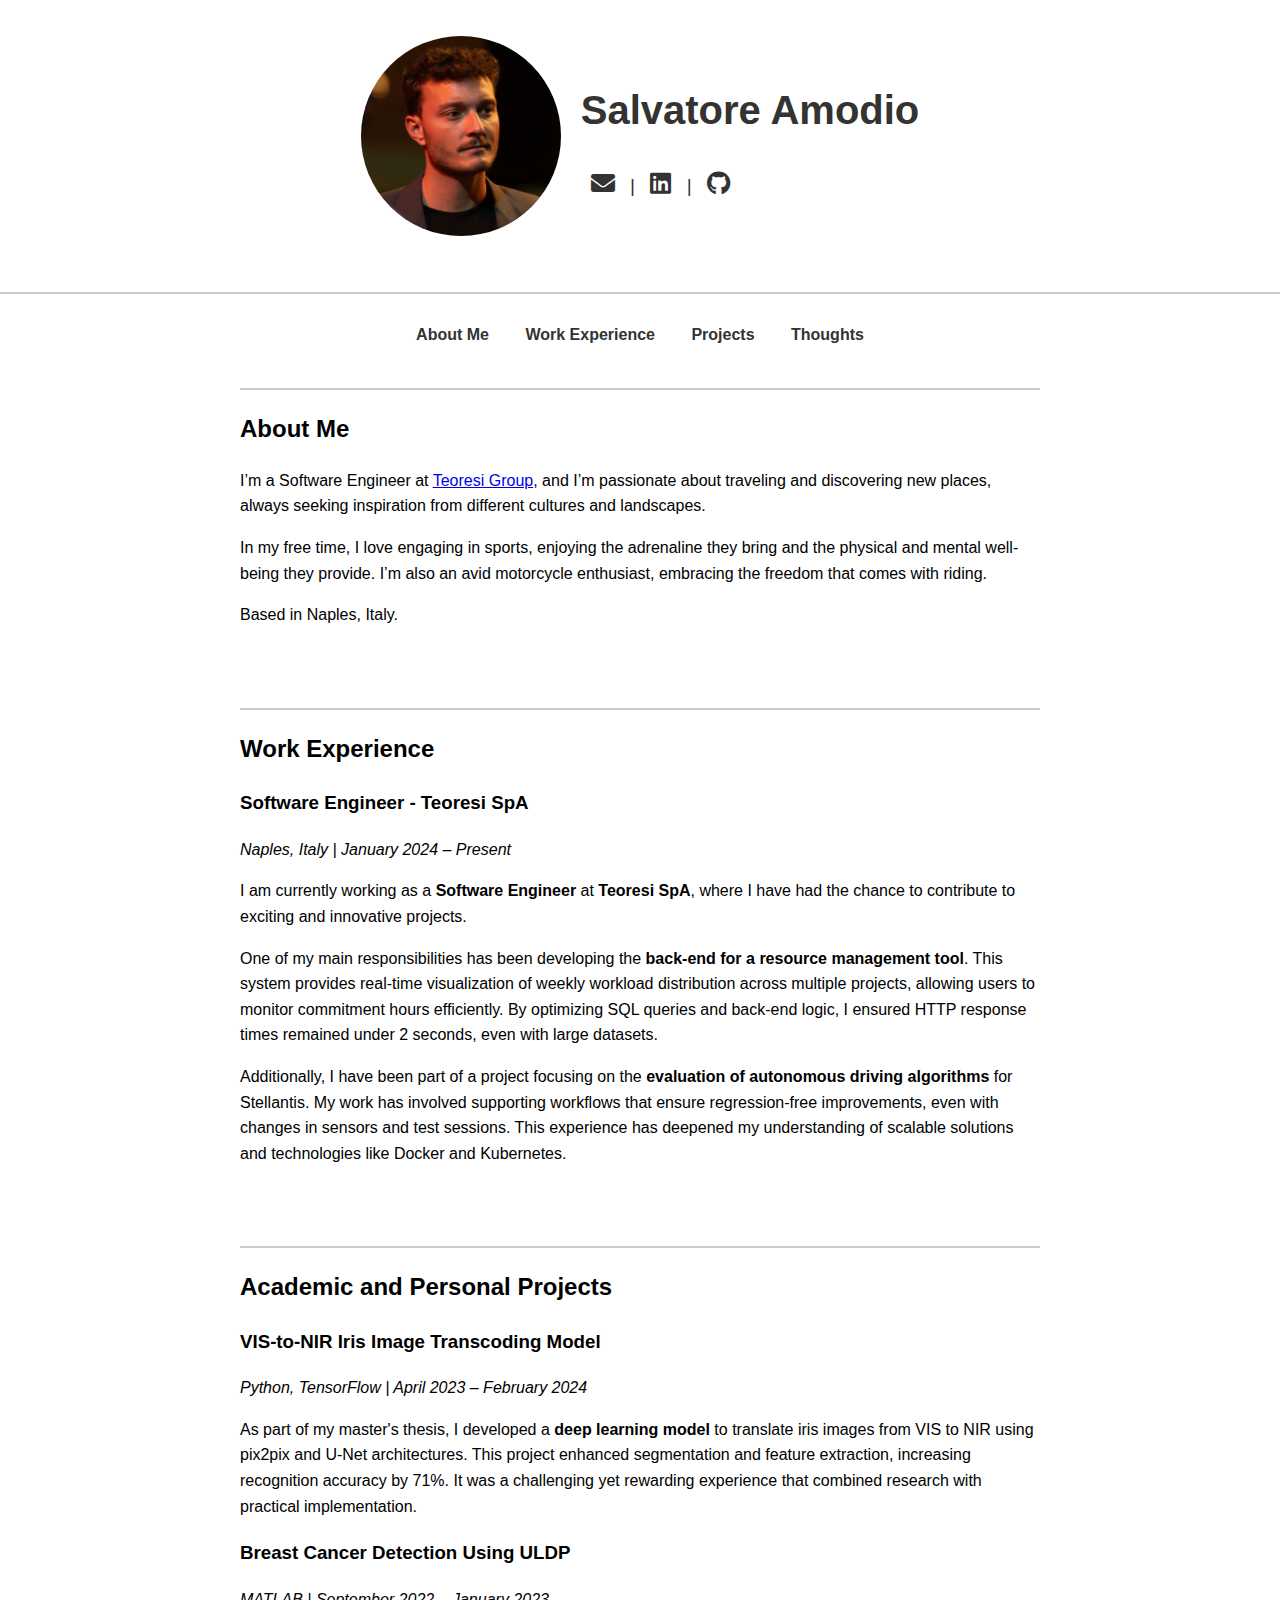
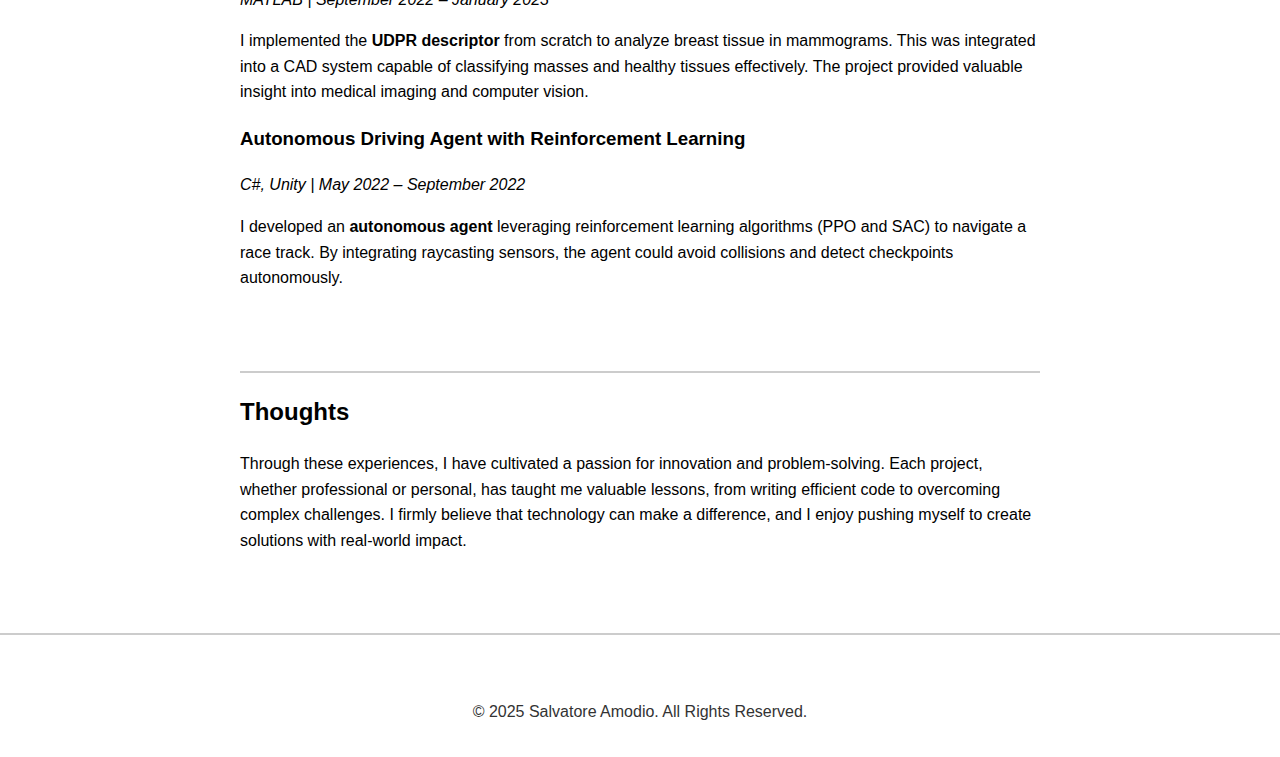
<file: index.html>
<!DOCTYPE html>
<html lang="en">
<head>
  <meta charset="UTF-8">
  <meta name="viewport" content="width=device-width, initial-scale=1.0">
  <title>Salvatore Amodio</title>
  <link rel="stylesheet" href="style.css">
  <link href="https://cdnjs.cloudflare.com/ajax/libs/font-awesome/5.15.4/css/all.min.css" rel="stylesheet">

</head>
<body>
  <header>
      <div class="header-content">
        <img src="profile_photo.jpeg" alt="Salvatore Amodio" class="profile-photo">
        <div class="info">
          <h1>Salvatore Amodio</h1>
          <p class="contact-links">
            <a href="mailto:sasi.amodio98@email.com" target="_blank">
              <i class="fas fa-envelope"></i>
            </a>
            | 
            <a href="https://www.linkedin.com/in/salvatore-amodio" target="_blank">
              <i class="fab fa-linkedin"></i>
            </a>
            | 
            <a href="https://github.com/sasi-amodio" target="_blank">
              <i class="fab fa-github"></i>
            </a>
          </p>
        </div>
      </div>
    </header>
       
  <div class="separator2"></div>
      
  <nav>
    <a href="#about">About Me</a>
    <a href="#work-experience">Work Experience</a>
    <a href="#projects">Projects</a>
    <a href="#thoughts">Thoughts</a>
  </nav>


  <div class="container">
    <div class="separator2"></div>
    <section id="about">
        <h2>About Me</h2>
        <p>I’m a Software Engineer at <a href="https://www.teoresigroup.com" target="_blank" rel="noopener noreferrer">Teoresi Group</a>, and I’m passionate about traveling and discovering new places, always seeking inspiration from different cultures and landscapes.</p>
        <p>In my free time, I love engaging in sports, enjoying the adrenaline they bring and the physical and mental well-being they provide. I’m also an avid motorcycle enthusiast, embracing the freedom that comes with riding.</p>
        <p>Based in Naples, Italy.</p>
    </section>
    
    <div class="separator2"></div>

    <section id="work-experience">
      <h2>Work Experience</h2>
      <div class="job">
        <h3>Software Engineer - Teoresi SpA</h3>
        <p><em>Naples, Italy | January 2024 – Present</em></p>
        <p>
          I am currently working as a <strong>Software Engineer</strong> at <strong>Teoresi SpA</strong>, where I have had the chance to
          contribute to exciting and innovative projects.
        </p>
        <p>
          One of my main responsibilities has been developing the <strong>back-end for a resource management tool</strong>. This system provides real-time 
          visualization of weekly workload distribution across multiple projects, allowing users to monitor commitment hours efficiently. By optimizing SQL queries 
          and back-end logic, I ensured HTTP response times remained under 2 seconds, even with large datasets.
        </p>
        <p>
          Additionally, I have been part of a project focusing on the <strong>evaluation of autonomous driving algorithms</strong> for Stellantis. 
          My work has involved supporting workflows that ensure regression-free improvements, even with changes in sensors and test sessions. 
          This experience has deepened my understanding of scalable solutions and technologies like Docker and Kubernetes.
        </p>
      </div>
      <!-- <p>For more details on my experience, you can download my <a href="resume.pdf" target="_blank">resume</a>.</p> -->
    </section>
    
    <div class="separator2"></div>

    <section id="projects">
      <h2>Academic and Personal Projects</h2>
      <div class="project">
        <h3>VIS-to-NIR Iris Image Transcoding Model</h3>
        <p><em>Python, TensorFlow | April 2023 – February 2024</em></p>
        <p>
          As part of my master's thesis, I developed a <strong>deep learning model</strong> to translate iris images from VIS to NIR 
          using pix2pix and U-Net architectures. This project enhanced segmentation and feature extraction, 
          increasing recognition accuracy by 71%. It was a challenging yet rewarding experience that combined research with practical implementation.
        </p>
      </div>
      <div class="project">
        <h3>Breast Cancer Detection Using ULDP</h3>
        <p><em>MATLAB | September 2022 – January 2023</em></p>
        <p>
          I implemented the <strong>UDPR descriptor</strong> from scratch to analyze breast tissue in mammograms. This was integrated into a CAD 
          system capable of classifying masses and healthy tissues effectively. The project provided valuable insight into medical imaging and computer vision.
        </p>
      </div>
      <div class="project">
        <h3>Autonomous Driving Agent with Reinforcement Learning</h3>
        <p><em>C#, Unity | May 2022 – September 2022</em></p>
        <p>
          I developed an <strong>autonomous agent</strong> leveraging reinforcement learning algorithms (PPO and SAC) to navigate a race track. 
          By integrating raycasting sensors, the agent could avoid collisions and detect checkpoints autonomously.
        </p>
      </div>
    </section>
    
    <div class="separator2"></div>

    <section id="thoughts">
      <h2>Thoughts</h2>
      <p>
        Through these experiences, I have cultivated a passion for innovation and problem-solving. Each project, whether professional or personal, has 
        taught me valuable lessons, from writing efficient code to overcoming complex challenges. I firmly believe that technology can make a difference, 
        and I enjoy pushing myself to create solutions with real-world impact.
      </p>
    </section>
    

  </div>

  <div class="separator2"></div>

  <footer>
    <p>&copy; 2025 Salvatore Amodio. All Rights Reserved.</p>
  </footer>
</body>
</html>
</file>
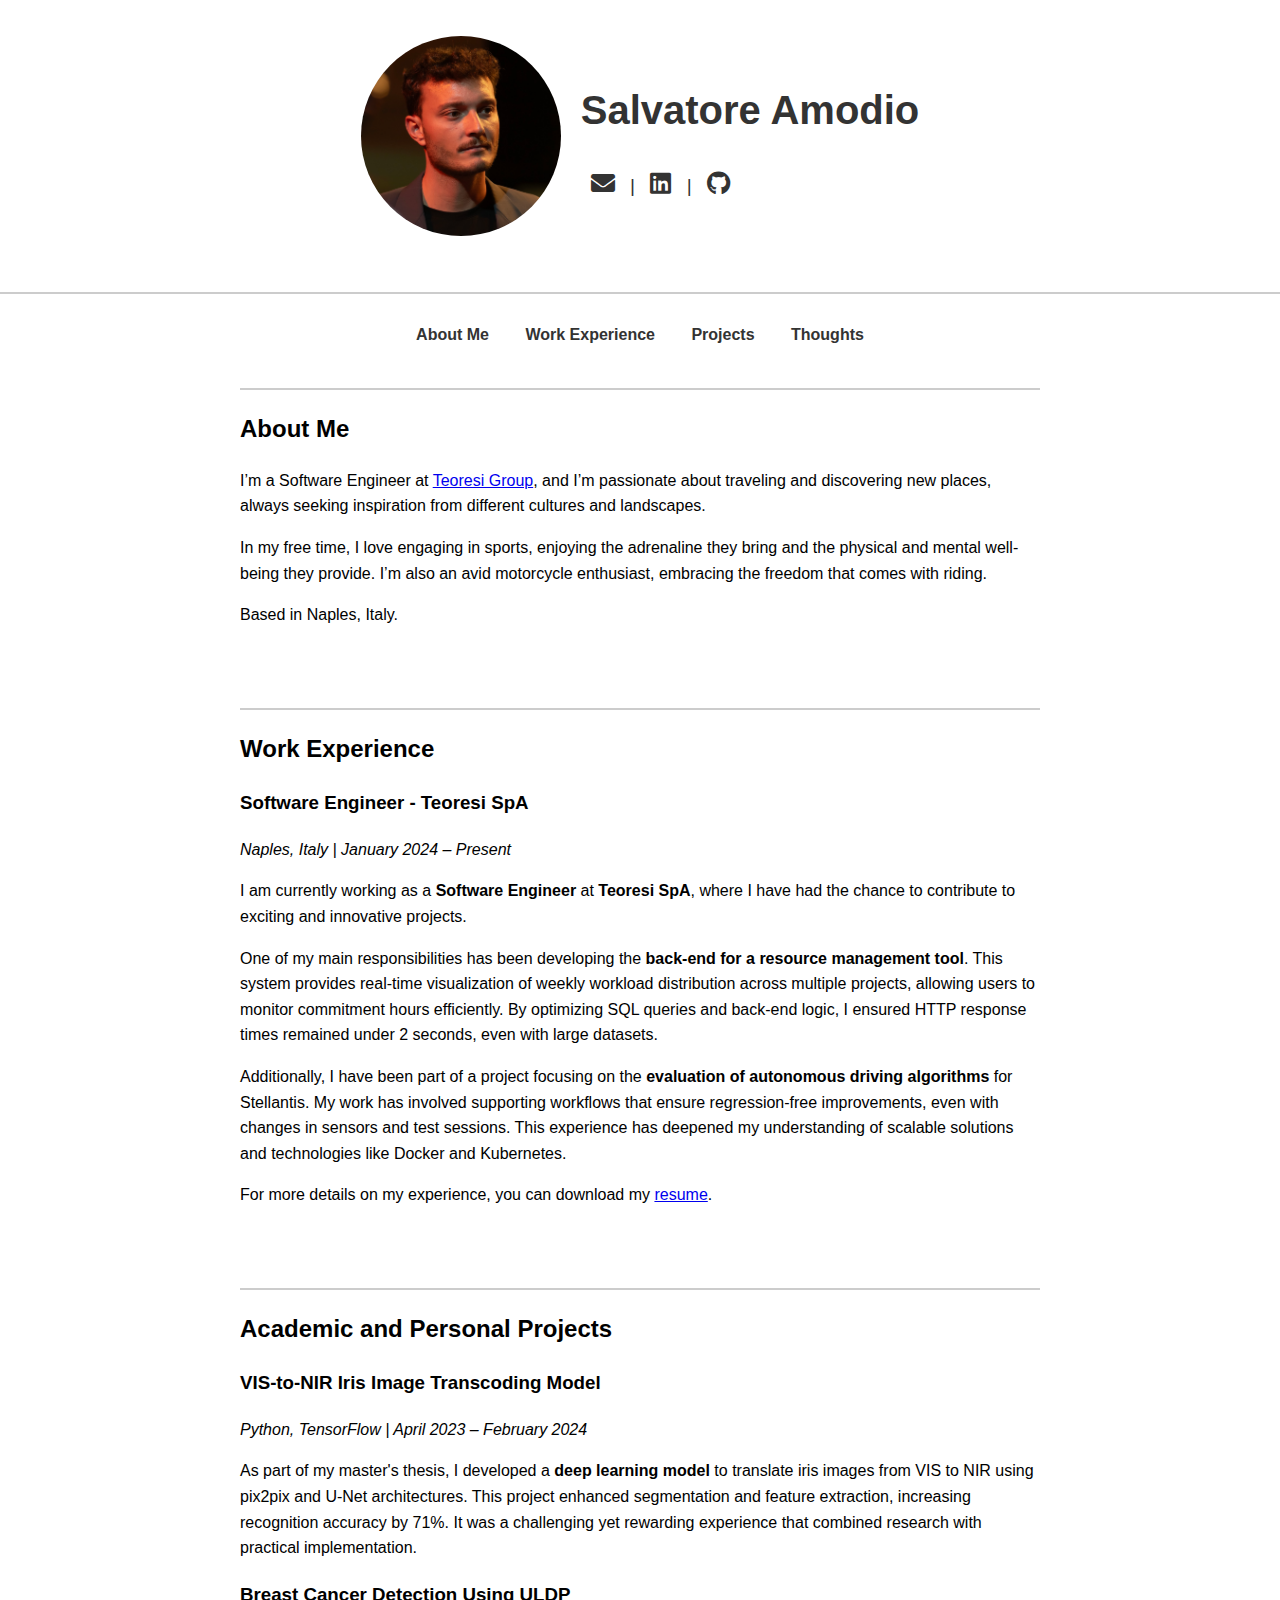
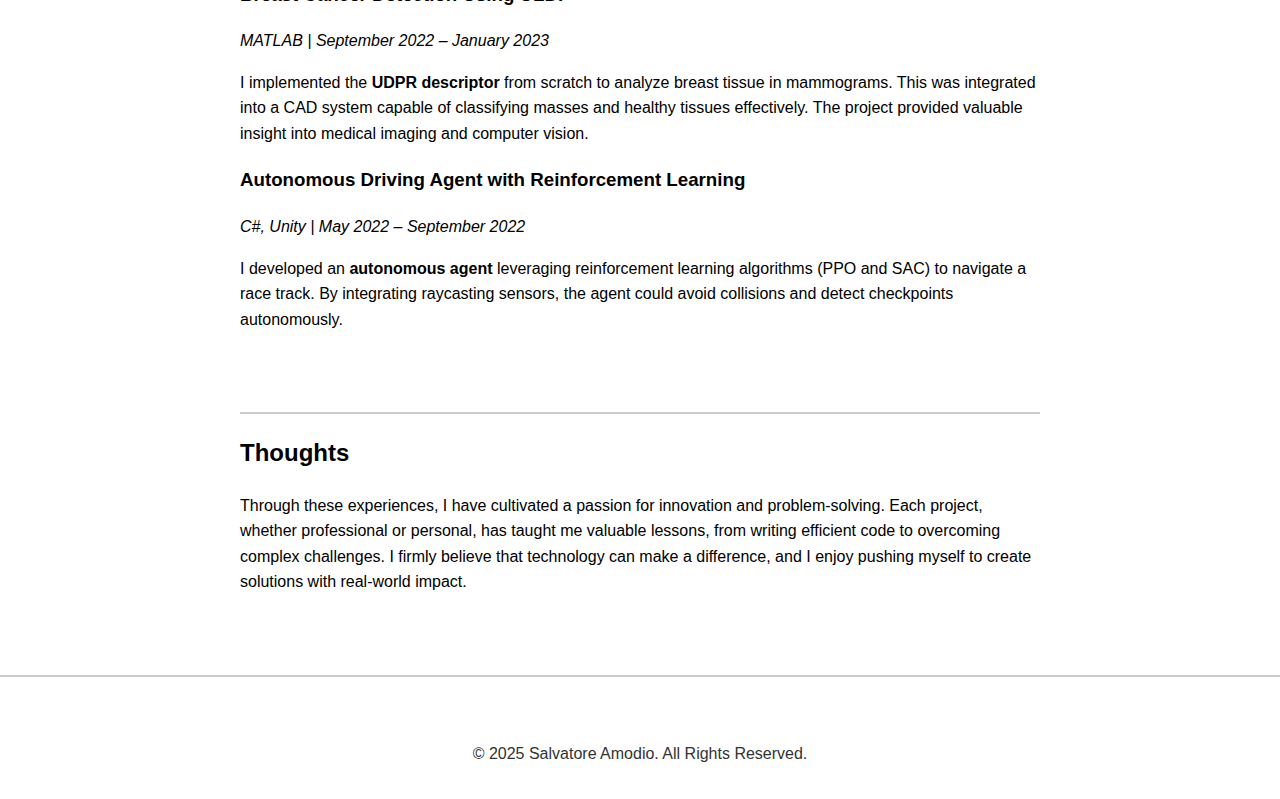
<file: main-page.html>
<!DOCTYPE html>
<html lang="en">
<head>
  <meta charset="UTF-8">
  <meta name="viewport" content="width=device-width, initial-scale=1.0">
  <title>Salvatore Amodio</title>
  <link rel="stylesheet" href="style.css">
  <link href="https://cdnjs.cloudflare.com/ajax/libs/font-awesome/5.15.4/css/all.min.css" rel="stylesheet">

</head>
<body>
  <header>
      <div class="header-content">
        <img src="profile_photo.jpeg" alt="Salvatore Amodio" class="profile-photo">
        <div class="info">
          <h1>Salvatore Amodio</h1>
          <p class="contact-links">
            <a href="mailto:sasi.amodio98@email.com" target="_blank">
              <i class="fas fa-envelope"></i>
            </a>
            | 
            <a href="https://www.linkedin.com/in/salvatore-amodio" target="_blank">
              <i class="fab fa-linkedin"></i>
            </a>
            | 
            <a href="https://github.com/sasi-amodio" target="_blank">
              <i class="fab fa-github"></i>
            </a>
          </p>
        </div>
      </div>
    </header>
       
  <div class="separator2"></div>
      
  <nav>
    <a href="#about">About Me</a>
    <a href="#work-experience">Work Experience</a>
    <a href="#projects">Projects</a>
    <a href="#thoughts">Thoughts</a>
  </nav>


  <div class="container">
    <div class="separator2"></div>
    <section id="about">
        <h2>About Me</h2>
        <p>I’m a Software Engineer at <a href="https://www.teoresigroup.com" target="_blank" rel="noopener noreferrer">Teoresi Group</a>, and I’m passionate about traveling and discovering new places, always seeking inspiration from different cultures and landscapes.</p>
        <p>In my free time, I love engaging in sports, enjoying the adrenaline they bring and the physical and mental well-being they provide. I’m also an avid motorcycle enthusiast, embracing the freedom that comes with riding.</p>
        <p>Based in Naples, Italy.</p>
    </section>
    
    <div class="separator2"></div>

    <section id="work-experience">
      <h2>Work Experience</h2>
      <div class="job">
        <h3>Software Engineer - Teoresi SpA</h3>
        <p><em>Naples, Italy | January 2024 – Present</em></p>
        <p>
          I am currently working as a <strong>Software Engineer</strong> at <strong>Teoresi SpA</strong>, where I have had the chance to
          contribute to exciting and innovative projects.
        </p>
        <p>
          One of my main responsibilities has been developing the <strong>back-end for a resource management tool</strong>. This system provides real-time 
          visualization of weekly workload distribution across multiple projects, allowing users to monitor commitment hours efficiently. By optimizing SQL queries 
          and back-end logic, I ensured HTTP response times remained under 2 seconds, even with large datasets.
        </p>
        <p>
          Additionally, I have been part of a project focusing on the <strong>evaluation of autonomous driving algorithms</strong> for Stellantis. 
          My work has involved supporting workflows that ensure regression-free improvements, even with changes in sensors and test sessions. 
          This experience has deepened my understanding of scalable solutions and technologies like Docker and Kubernetes.
        </p>
      </div>
      <p>For more details on my experience, you can download my <a href="resume.pdf" target="_blank">resume</a>.</p>
    </section>
    
    <div class="separator2"></div>

    <section id="projects">
      <h2>Academic and Personal Projects</h2>
      <div class="project">
        <h3>VIS-to-NIR Iris Image Transcoding Model</h3>
        <p><em>Python, TensorFlow | April 2023 – February 2024</em></p>
        <p>
          As part of my master's thesis, I developed a <strong>deep learning model</strong> to translate iris images from VIS to NIR 
          using pix2pix and U-Net architectures. This project enhanced segmentation and feature extraction, 
          increasing recognition accuracy by 71%. It was a challenging yet rewarding experience that combined research with practical implementation.
        </p>
      </div>
      <div class="project">
        <h3>Breast Cancer Detection Using ULDP</h3>
        <p><em>MATLAB | September 2022 – January 2023</em></p>
        <p>
          I implemented the <strong>UDPR descriptor</strong> from scratch to analyze breast tissue in mammograms. This was integrated into a CAD 
          system capable of classifying masses and healthy tissues effectively. The project provided valuable insight into medical imaging and computer vision.
        </p>
      </div>
      <div class="project">
        <h3>Autonomous Driving Agent with Reinforcement Learning</h3>
        <p><em>C#, Unity | May 2022 – September 2022</em></p>
        <p>
          I developed an <strong>autonomous agent</strong> leveraging reinforcement learning algorithms (PPO and SAC) to navigate a race track. 
          By integrating raycasting sensors, the agent could avoid collisions and detect checkpoints autonomously.
        </p>
      </div>
    </section>
    
    <div class="separator2"></div>

    <section id="thoughts">
      <h2>Thoughts</h2>
      <p>
        Through these experiences, I have cultivated a passion for innovation and problem-solving. Each project, whether professional or personal, has 
        taught me valuable lessons, from writing efficient code to overcoming complex challenges. I firmly believe that technology can make a difference, 
        and I enjoy pushing myself to create solutions with real-world impact.
      </p>
    </section>
    

  </div>

  <div class="separator2"></div>

  <footer>
    <p>&copy; 2025 Salvatore Amodio. All Rights Reserved.</p>
  </footer>
</body>
</html>
</file>
<file: style.css>
/* Main layout of the header */
header {
  display: flex;
  justify-content: center; /* Center horizontally */
  align-items: center; /* Center vertically */
  /* height: 30vh; /* Make the header take the full viewport height */
}

.header-content {
  display: flex; /* Creates a row layout */
  align-items: center; /* Vertically aligns content */
  gap: 20px; /* Adds space between the image and the text */
  text-align: left; /* Ensures text is aligned to the left */
  padding: 20px; /* Optional: adds padding around the content */
}

.profile-photo {
  width: 200px; /* Initial width */
  height: 200px; /* Initial height */
  border-radius: 50%; /* Keeps the circular shape */
  object-fit: cover; /* Ensures the image fits the circle */
  overflow: hidden; /* Prevents overflow outside the circle */
  position: relative;
  display: block;
}

@media (max-width: 768px) {
  .header-content {
    flex-direction: column; /* Stack the header content on smaller screens */
    align-items: center;
    text-align: center;
  }

  .profile-photo {
    width: 150px; /* Reduce profile photo size on smaller screens */
    height: 150px;
  }

  .info {
    align-items: center;
  }

  h1 {
    font-size: 2rem;
  }

  .contact-links {
    font-size: 1rem;
  }
}


/* Name and contact container */
.info {
  display: flex;
  flex-direction: column; /* Stacks name and contact links vertically */
  justify-content: center; /* Ensures contact links are centered vertically relative to the name */
}

/* Name styles */
h1 {
  font-size: 2.5rem;
  margin-bottom: 10px; /* Adds space between the name and the contact links */
}

/* Contact links styles */
.contact-links {
  font-size: 1.2rem;
}

.contact-links a {
  margin: 0 10px; /* Adds space between icons */
  text-decoration: none;
  color: #333; /* Adjust text/icon color */
}

.contact-links i {
  font-size: 1.5rem; /* Adjust icon size */
}



#contact p {
  display: flex;
  align-items: center;
  justify-content: center;
  font-size: 18px;
}

#contact a {
  margin: 0 10px;
  text-decoration: none;
  color: inherit;
}

#contact i {
  font-size: 20px;
}


body {
  font-family: Arial, sans-serif;
  line-height: 1.6;
  margin: 0;
  padding: 0;
}
header {
  background: white;
  color: #333;
  padding: 1rem 0;
  text-align: center;
}

nav {
  background: white;
  color: #333;
  padding: 0.5rem;
  text-align: center;
  font-weight: bold;
}

nav a {
  color: #333;
  text-decoration: none;
  margin: 0 1rem;
}

nav a:hover {
  text-decoration: underline;
}

@media (max-width: 768px) {
  nav {
    padding: 0.5rem;
  }

  nav a {
    display: block; /* Stack navigation items vertically */
    margin: 0.5rem 0;
  }
}


.container {
  max-width: 800px;
  margin: 2rem auto;
  padding: 0 1rem;
}
section {
  margin-bottom: 5rem;
}


footer {
  background: white;
  color: #333;
  text-align: center;
  padding: 1rem 0;
  margin-top: 2rem;
}

.separator {
  height: 2px;
  background-color: #ccc;
  border: none;
  margin: 20px auto;
  width: 80%; /* Adjust the width as needed */
}

.separator2 {
  height: 2px;
  background-color: #ccc;
  border: none;
  margin: 20px auto;
  width: 100%; /* Adjust the width as needed */
}
</file>
